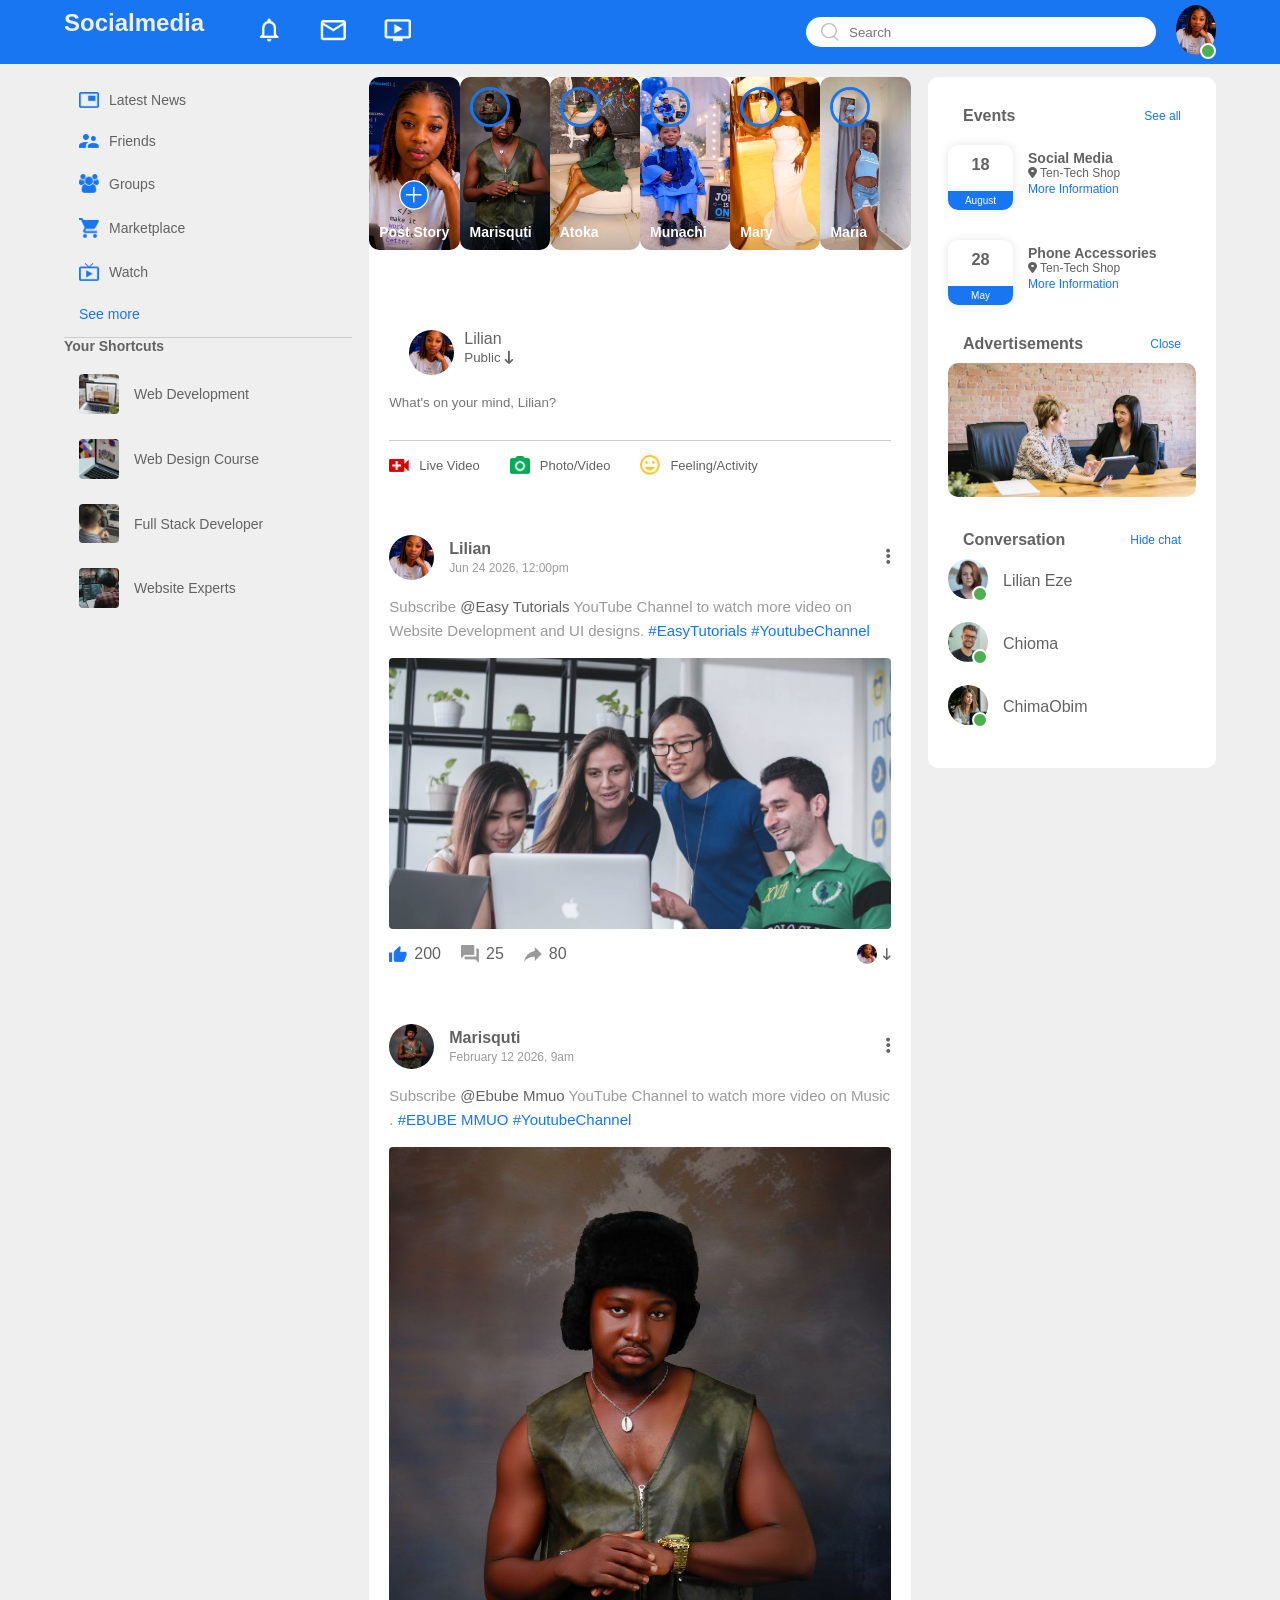
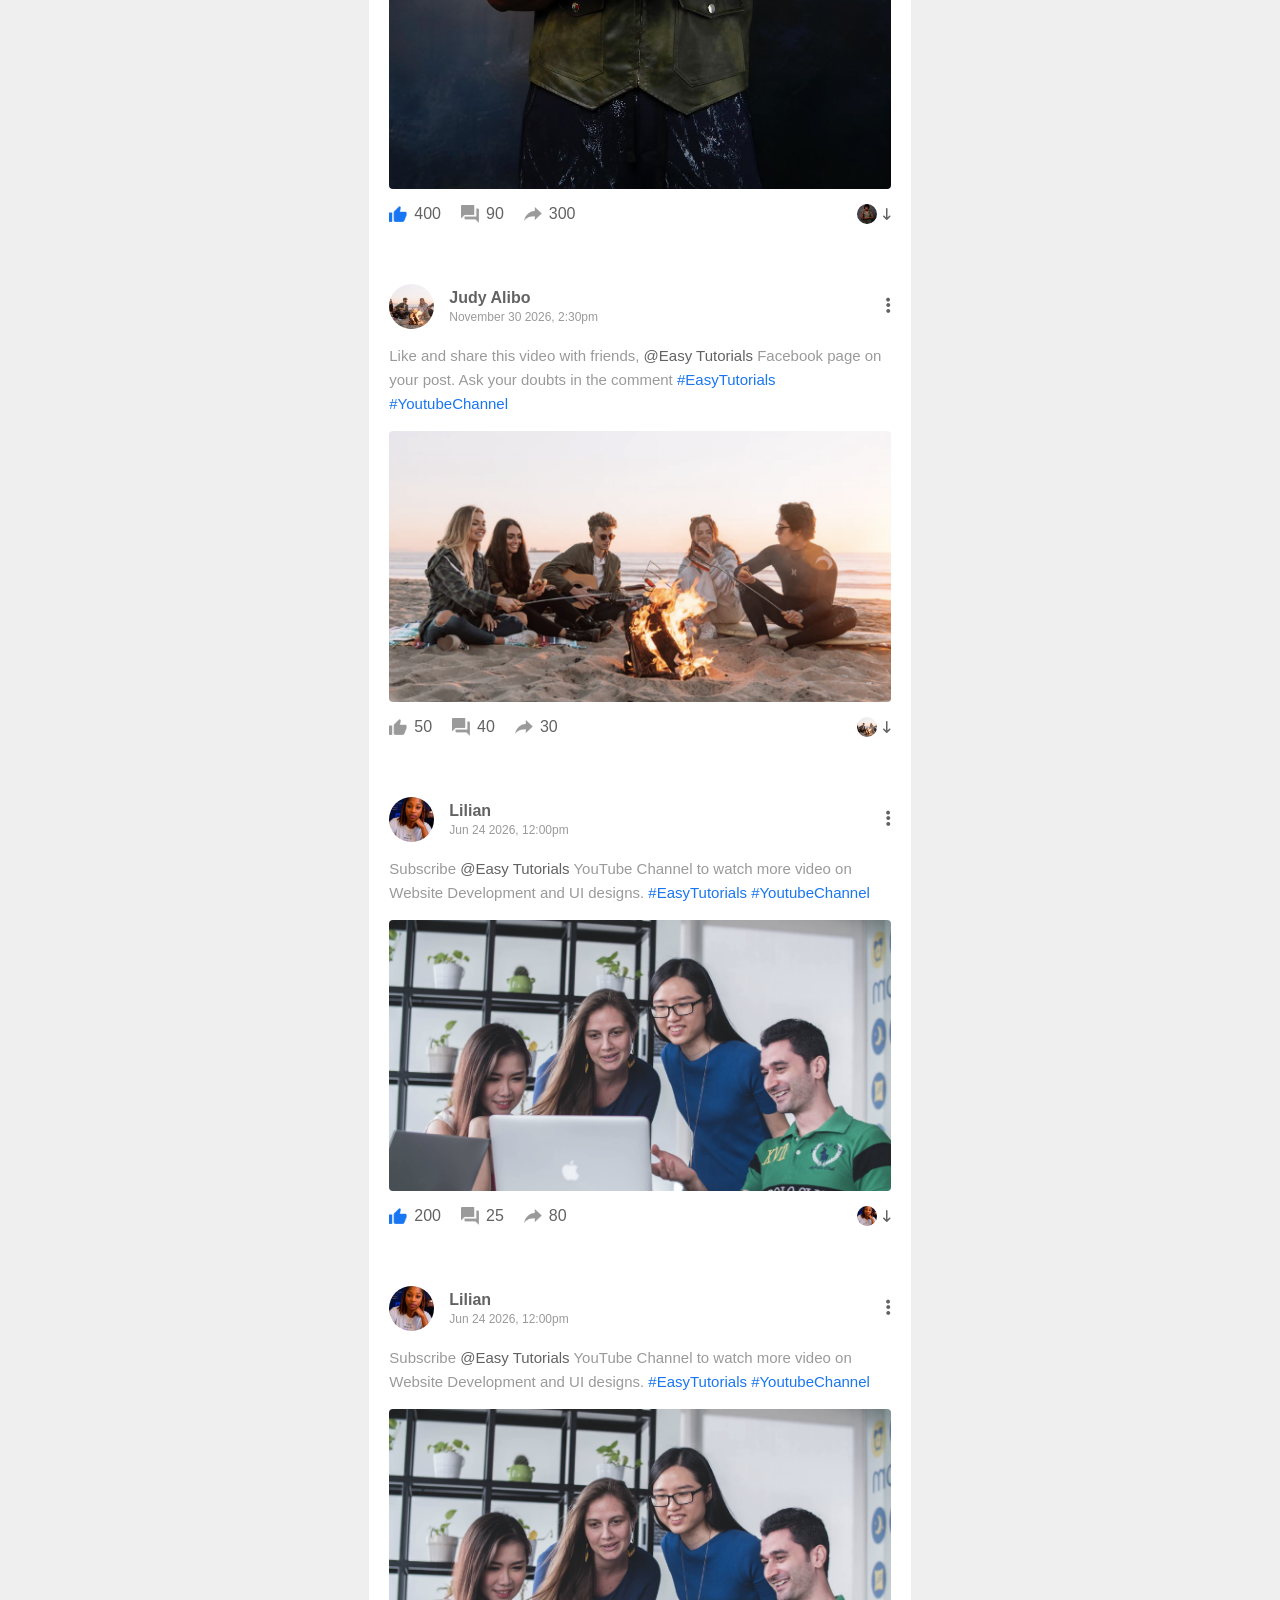
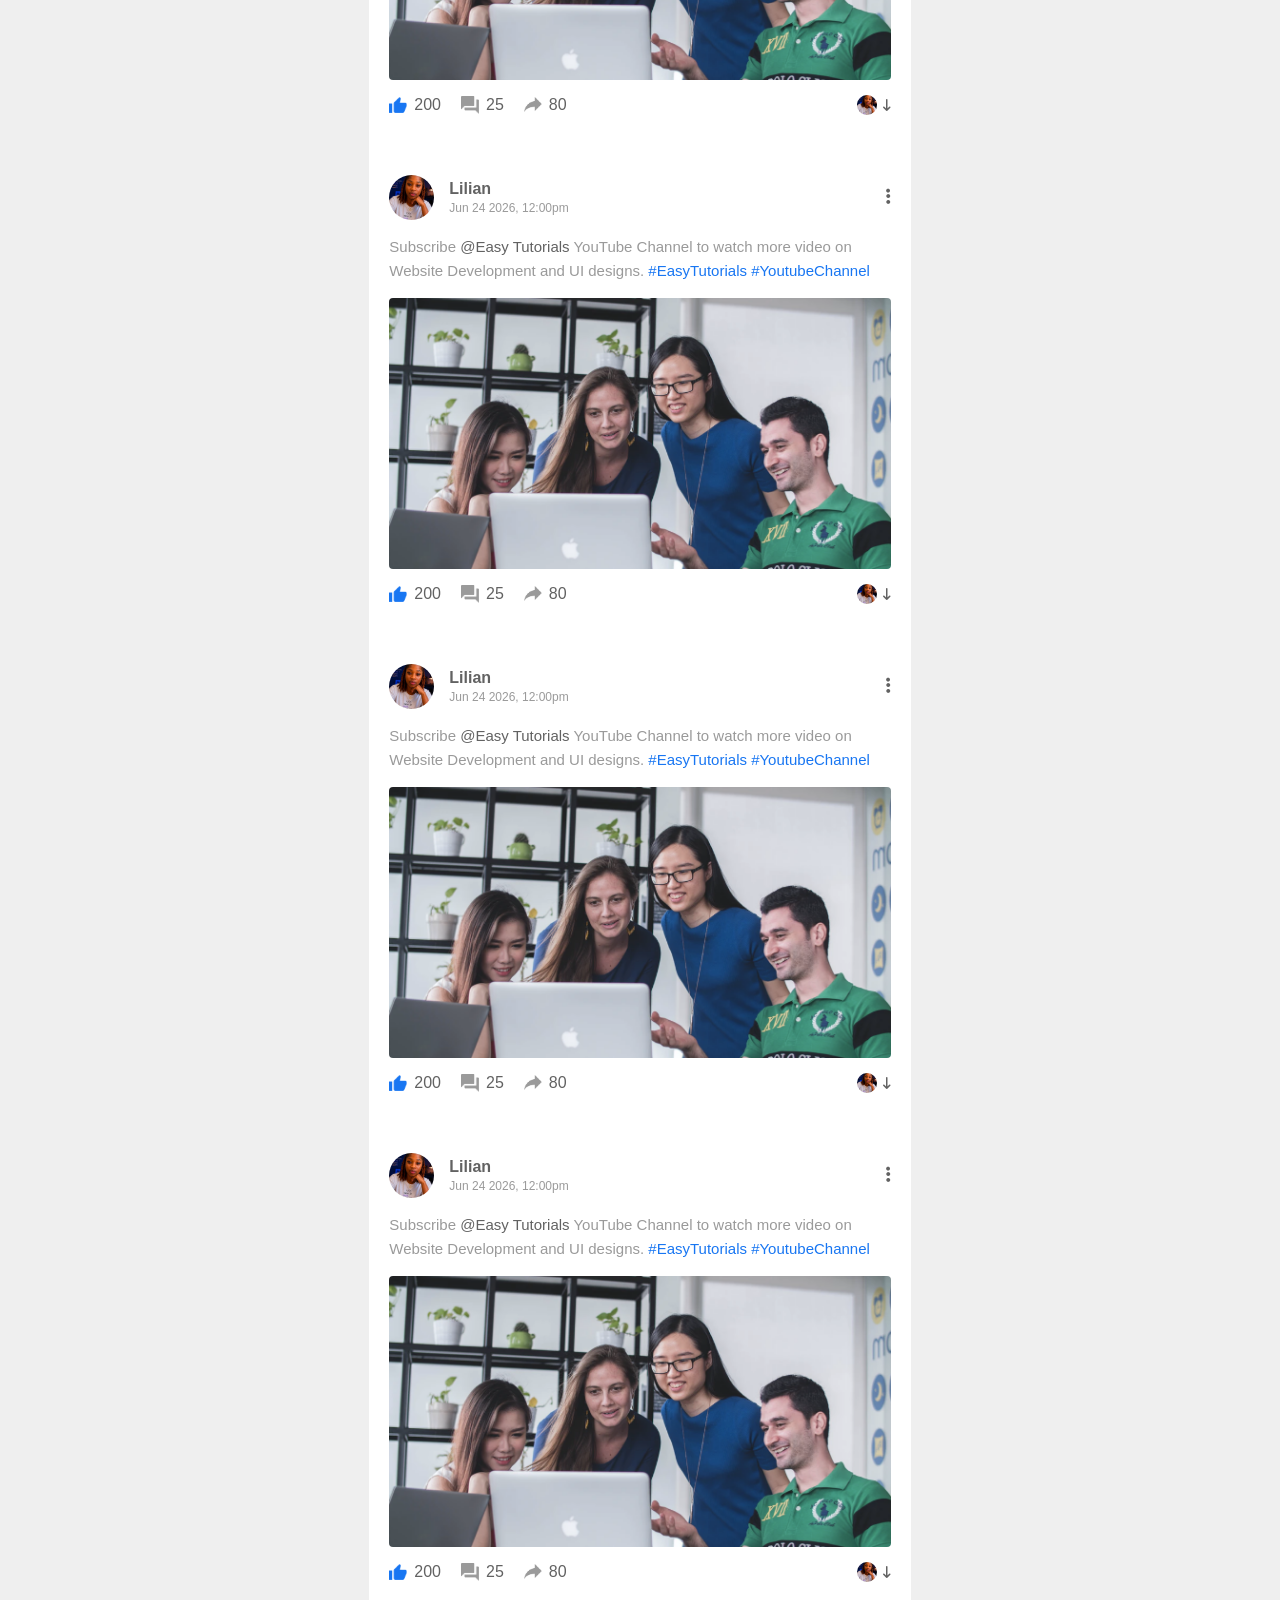
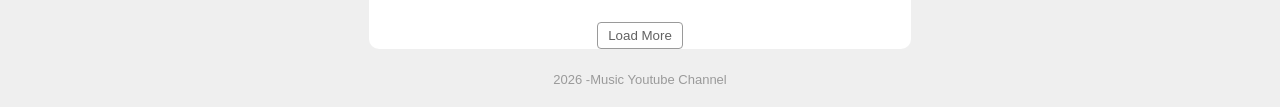
<file: index.html>
<!doctype html>
<html lang="en">
  <head>
    <meta charset="UTF-8" />
    <meta name="viewport" content="width=device-width, initial-scale=1.0" />

    <link rel="stylesheet" href="index.css" />

    <link
      rel="stylesheet"
      href="https://cdnjs.cloudflare.com/ajax/libs/font-awesome/6.7.2/css/all.min.css"
    />

    <title>Social Media</title>
  </head>

  <body>
    <!-- NAVBAR -->
    <nav>
      <div class="nav-right">
        <!-- <img src="image/logo.png" alt="Logo" class="logo" /> -->
         <a href="index.html">
          <h1 class="lolo">
            Socialmedia
          </h1>
          </a>
        <ul>
          <li>
            <img src="image/notification.png" alt="Notification" />
          </li>
          <li>
            <img src="image/inbox.png" alt="Inbox" />
          </li>
          <li>
            <img src="image/video.png" alt="Video" />
          </li>
        </ul>
      </div>

      <div class="nav-left">
        <div class="search-box">
          <img src="image/search.png" alt="Search" />
          <input type="text" placeholder="Search" />
        </div>

        <div class="nav-user-icon online" onclick="settingsMenuToggle()">
          <img src="image/profile.jpeg" alt="Profile" />
        </div>
      
      </div>
       <!-- setting menu -->
          <div class="settings-menu">
            <!-- dark -->
             <div id="dark-btn" >
               <span></span>
             </div>
            <div class="menu-inner">
            <div class="use-profile">
              <img src="image/profile.jpeg" alt="Profile" />

            <div>
              <p>Chioma</p>
              <a href="profile.html">See your profile</a>
              
            </div>
            

          </div>
          <hr>
          
            <div class="use-profile">
              <img src="image/feedback.png" alt="Profile" />
              
            <div>
              <p>Give Feedback</p>
              <a href="#">Help Us to improve the new design</a>
               
            </div>
            
            
          </div>
          <hr>
              <div class="settle-link2">
                <img src="image/setting.png" alt="" class="setting-5">
                <a href="#">Setting & Privacy  <img src="image/arrow.png" alt="" width="10px"></a>
              </div>
               <div class="settle-link2">
                <img src="image/help.png" alt="" class="setting-5">
                <a href="#">Help & Support  <img src="image/arrow.png" alt="" width="10px"></a>
              </div>
              <div class="settle-link2">
                <img src="image/display.png" alt="" class="setting-5">
                <a href="#">Display & Accessibility  <img src="image/arrow.png" alt="" width="10px"></a>
              </div>
               <div class="settle-link2">
                <img src="image/logout.png" alt="" class="setting-5">
                <a href="#">Logout <img src="image/arrow.png" alt="" width="10px"></a>
              </div>
          
          
          
        
        
            </div>
          </div>
    </nav>

    <!-- MAIN CONTAINER -->
    <div class="container">

      <!-- LEFT SIDEBAR -->
      <div class="left-sidebar">

        <div class="imp-link">
          <a href="#">
            <img src="image/news.png" alt="" />
            Latest News
          </a>

          <a href="#">
            <img src="image/friends.png" alt="" />
            Friends
          </a>

          <a href="#">
            <img src="image/group.png" alt="" />
            Groups
          </a>

          <a href="#">
            <img src="image/marketplace.png" alt="" />
            Marketplace
          </a>

          <a href="#">
            <img src="image/watch.png" alt="" />
            Watch
          </a>

          <a href="#">See more</a>
        </div>

        <div class="short-cut-link">
          <p>Your Shortcuts</p>

          <a href="#">
            <img src="image/shortcut-1.png" alt="" />
            Web Development
          </a>

          <a href="#">
            <img src="image/shortcut-2.png" alt="" />
            Web Design Course
          </a>

          <a href="#">
            <img src="image/shortcut-3.png" alt="" />
            Full Stack Developer
          </a>

          <a href="#">
            <img src="image/shortcut-4.png" alt="" />
            Website Experts
          </a>
        </div>
<!--  -->
      </div>

      <!-- MAIN CONTENT -->
      <div class="main-content">

        <!-- STORIES -->
        <div class="story">

          <div class="gallery gallery1">
            <img src="image/upload.png" alt="" />
            <p>Post Story</p>
          </div>

          <div class="gallery gallery2">
            <img src="image/Chima.jpeg" alt="" />
            <p>Marisquti</p>
          </div>

          <div class="gallery gallery3">
            <img src="image/chima1.jpeg" alt="" />
            <p>Atoka</p>
          </div>

          <div class="gallery gallery4">
            <img src="image/chima3.jpeg" alt="" />
            <p>Munachi</p>
          </div>

          <div class="gallery gallery5">
            <img src="image/chima2.jpeg" alt="" />
            <p>Mary</p>
          </div>

          <div class="gallery gallery6">
            <img src="image/Mary.jpeg" alt="" />
            <p>Maria</p>
          </div>

        </div>

        <!-- CREATE POST -->
        <div class="post-input-container">

          <div class="right-post-container">

            <div class="use-profile">
              <img src="image/profile.jpeg" alt="Profile" />
            </div>

            <div>
              <p>Lilian</p>
              <small>
                Public
                <i class="fa-solid fa-arrow-down-long"></i>
              </small>
            </div>

          </div>

          <textarea
            rows="3"
            placeholder="What's on your mind, Lilian?"
          ></textarea>

          <div class="add-post-link">

            <a href="#">
              <img src="image/live-video.png" alt="" />
              Live Video
            </a>

            <a href="#">
              <img src="image/photo.png" alt="" />
              Photo/Video
            </a>

            <a href="#">
              <img src="image/feeling.png" alt="" />
              Feeling/Activity
            </a>

          </div>
        </div>

        <!-- POST -->
        <div class="post-container">

          <!-- POST HEADER -->
          <div class="post-row">

            <div class="use-profile">
              <img src="image/profile.jpeg" alt="Profile" />
            </div>

            <div>
              <p>Lilian</p>
              <span>Jun 24 2026, 12:00pm</span>
            </div>

            <a href="#">
              <i class="fa-solid fa-ellipsis-vertical"></i>
            </a>

          </div>

          <!-- POST TEXT -->
          <p class="easy">
            Subscribe
            <span>@Easy Tutorials</span>
            YouTube Channel to watch more video on Website Development
            and UI designs.

            <a href="#">#EasyTutorials</a>
            <a href="#">#YoutubeChannel</a>
          </p>

          <!-- POST IMAGE -->
          <img
            src="image/feed-image-1.png"
            class="post-img"
            alt="Post"
          />

          <!-- POST ACTIONS -->
          <div class="post-row">

            <div class="act-icon">

              <div>
                <img src="image/like-blue.png" alt="" />
                200
              </div>

              <div>
                <img src="image/comments.png" alt="" />
                25
              </div>

              <div>
                <img src="image/share.png" alt="" />
                80
              </div>

            </div>

            <div class="post-profile-icon">
              <img src="image/profile.jpeg" alt="" />
              <i class="fa-solid fa-arrow-down-long"></i>
            </div>
            

          </div>

        </div>
        
<!-- lili -->
 <!-- POST -->
        <div class="post-container">

          <!-- POST HEADER -->
          <div class="post-row">

            <div class="use-profile">
              <img src="image/Chima.jpeg" alt="Profile" />
            </div>

            <div>
              <p>Marisquti</p>
              <span>February 12 2026, 9am</span>
            </div>

            <a href="#">
              <i class="fa-solid fa-ellipsis-vertical"></i>
            </a>

          </div>

          <!-- POST TEXT -->
          <p class="easy">
            Subscribe
            <span>@Ebube Mmuo</span>
            YouTube Channel to watch more video on Music .

            <a href="#">#EBUBE MMUO</a>
            <a href="#">#YoutubeChannel</a>
          </p>

          <!-- POST IMAGE -->
          <img
            src="image/Chima.jpeg"
            class="post-img"
            alt="Post"
          />

          <!-- POST ACTIONS -->
          <div class="post-row">

            <div class="act-icon">

              <div>
                <img src="image/like-blue.png" alt="" />
                400
              </div>

              <div>
                <img src="image/comments.png" alt="" />
                 90
              </div>

              <div>
                <img src="image/share.png" alt="" />
                300
              </div>

            </div>

            <div class="post-profile-icon">
              <img src="image/Chima.jpeg" alt="" />
              <i class="fa-solid fa-arrow-down-long"></i>
            </div>
            

          </div>

        </div>
        

         <!-- POST -->
        <div class="post-container">

          <!-- POST HEADER -->
          <div class="post-row">

            <div class="use-profile">
              <img src="image/feed-image-2.png" alt="Profile" />
            </div>

            <div>
              <p>Judy Alibo</p>
              <span>November 30 2026, 2:30pm</span>
            </div>

            <a href="#">
              <i class="fa-solid fa-ellipsis-vertical"></i>
            </a>

          </div>

          <!-- POST TEXT -->
          <p class="easy">
              Like and share this video with friends,
            <span>@Easy Tutorials</span>
            Facebook page on your post. Ask your doubts in the comment


            <a href="#">#EasyTutorials</a>
            <a href="#">#YoutubeChannel</a>
          </p>

          <!-- POST IMAGE -->
          <img
            src="image/feed-image-2.png"
            class="post-img"
            alt="Post"
          />

          <!-- POST ACTIONS -->
          <div class="post-row">

            <div class="act-icon">

              <div>
                <img src="image/like.png" alt="" />
                50
              </div>

              <div>
                <img src="image/comments.png" alt="" />
                40
              </div>

              <div>
                <img src="image/share.png" alt="" />
                30
              </div>

            </div>

            <div class="post-profile-icon">
              <img src="image/feed-image-2.png" alt="" />
              <i class="fa-solid fa-arrow-down-long"></i>
            </div>
            

          </div>

        </div>
        

        <!-- POST -->
        <div class="post-container">

          <!-- POST HEADER -->
          <div class="post-row">

            <div class="use-profile">
              <img src="image/profile.jpeg" alt="Profile" />
            </div>

            <div>
              <p>Lilian</p>
              <span>Jun 24 2026, 12:00pm</span>
            </div>

            <a href="#">
              <i class="fa-solid fa-ellipsis-vertical"></i>
            </a>

          </div>

          <!-- POST TEXT -->
          <p class="easy">
            Subscribe
            <span>@Easy Tutorials</span>
            YouTube Channel to watch more video on Website Development
            and UI designs.

            <a href="#">#EasyTutorials</a>
            <a href="#">#YoutubeChannel</a>
          </p>

          <!-- POST IMAGE -->
          <img
            src="image/feed-image-1.png"
            class="post-img"
            alt="Post"
          />

          <!-- POST ACTIONS -->
          <div class="post-row">

            <div class="act-icon">

              <div>
                <img src="image/like-blue.png" alt="" />
                200
              </div>

              <div>
                <img src="image/comments.png" alt="" />
                25
              </div>

              <div>
                <img src="image/share.png" alt="" />
                80
              </div>

            </div>

            <div class="post-profile-icon">
              <img src="image/profile.jpeg" alt="" />
              <i class="fa-solid fa-arrow-down-long"></i>
            </div>
            

          </div>

        </div>
        

       <!-- POST -->
        <div class="post-container">

          <!-- POST HEADER -->
          <div class="post-row">

            <div class="use-profile">
              <img src="image/profile.jpeg" alt="Profile" />
            </div>

            <div>
              <p>Lilian</p>
              <span>Jun 24 2026, 12:00pm</span>
            </div>

            <a href="#">
              <i class="fa-solid fa-ellipsis-vertical"></i>
            </a>

          </div>

          <!-- POST TEXT -->
          <p class="easy">
            Subscribe
            <span>@Easy Tutorials</span>
            YouTube Channel to watch more video on Website Development
            and UI designs.

            <a href="#">#EasyTutorials</a>
            <a href="#">#YoutubeChannel</a>
          </p>

          <!-- POST IMAGE -->
          <img
            src="image/feed-image-1.png"
            class="post-img"
            alt="Post"
          />

          <!-- POST ACTIONS -->
          <div class="post-row">

            <div class="act-icon">

              <div>
                <img src="image/like-blue.png" alt="" />
                200
              </div>

              <div>
                <img src="image/comments.png" alt="" />
                25
              </div>

              <div>
                <img src="image/share.png" alt="" />
                80
              </div>

            </div>

            <div class="post-profile-icon">
              <img src="image/profile.jpeg" alt="" />
              <i class="fa-solid fa-arrow-down-long"></i>
            </div>
            

          </div>

        </div>
        

       <!-- POST -->
        <div class="post-container">

          <!-- POST HEADER -->
          <div class="post-row">

            <div class="use-profile">
              <img src="image/profile.jpeg" alt="Profile" />
            </div>

            <div>
              <p>Lilian</p>
              <span>Jun 24 2026, 12:00pm</span>
            </div>

            <a href="#">
              <i class="fa-solid fa-ellipsis-vertical"></i>
            </a>

          </div>

          <!-- POST TEXT -->
          <p class="easy">
            Subscribe
            <span>@Easy Tutorials</span>
            YouTube Channel to watch more video on Website Development
            and UI designs.

            <a href="#">#EasyTutorials</a>
            <a href="#">#YoutubeChannel</a>
          </p>

          <!-- POST IMAGE -->
          <img
            src="image/feed-image-1.png"
            class="post-img"
            alt="Post"
          />

          <!-- POST ACTIONS -->
          <div class="post-row">

            <div class="act-icon">

              <div>
                <img src="image/like-blue.png" alt="" />
                200
              </div>

              <div>
                <img src="image/comments.png" alt="" />
                25
              </div>

              <div>
                <img src="image/share.png" alt="" />
                80
              </div>

            </div>

            <div class="post-profile-icon">
              <img src="image/profile.jpeg" alt="" />
              <i class="fa-solid fa-arrow-down-long"></i>
            </div>
            

          </div>

        </div>
         
         
        <!-- POST -->
        <div class="post-container">

          <!-- POST HEADER -->
          <div class="post-row">

            <div class="use-profile">
              <img src="image/profile.jpeg" alt="Profile" />
            </div>

            <div>
              <p>Lilian</p>
              <span>Jun 24 2026, 12:00pm</span>
            </div>

            <a href="#">
              <i class="fa-solid fa-ellipsis-vertical"></i>
            </a>

          </div>

          <!-- POST TEXT -->
          <p class="easy">
            Subscribe
            <span>@Easy Tutorials</span>
            YouTube Channel to watch more video on Website Development
            and UI designs.

            <a href="#">#EasyTutorials</a>
            <a href="#">#YoutubeChannel</a>
          </p>

          <!-- POST IMAGE -->
          <img
            src="image/feed-image-1.png"
            class="post-img"
            alt="Post"
          />

          <!-- POST ACTIONS -->
          <div class="post-row">

            <div class="act-icon">

              <div>
                <img src="image/like-blue.png" alt="" />
                200
              </div>

              <div>
                <img src="image/comments.png" alt="" />
                25
              </div>

              <div>
                <img src="image/share.png" alt="" />
                80
              </div>

            </div>

            <div class="post-profile-icon">
              <img src="image/profile.jpeg" alt="" />
              <i class="fa-solid fa-arrow-down-long"></i>
            </div>
            

          </div>

        </div>
         <!-- POST -->
        <div class="post-container">

          <!-- POST HEADER -->
          <div class="post-row">

            <div class="use-profile">
              <img src="image/profile.jpeg" alt="Profile" />
            </div>

            <div>
              <p>Lilian</p>
              <span>Jun 24 2026, 12:00pm</span>
            </div>

            <a href="#">
              <i class="fa-solid fa-ellipsis-vertical"></i>
            </a>

          </div>

          <!-- POST TEXT -->
          <p class="easy">
            Subscribe
            <span>@Easy Tutorials</span>
            YouTube Channel to watch more video on Website Development
            and UI designs.

            <a href="#">#EasyTutorials</a>
            <a href="#">#YoutubeChannel</a>
          </p>

          <!-- POST IMAGE -->
          <img
            src="image/feed-image-1.png"
            class="post-img"
            alt="Post"
          />

          <!-- POST ACTIONS -->
          <div class="post-row">

            <div class="act-icon">

              <div>
                <img src="image/like-blue.png" alt="" />
                200
              </div>

              <div>
                <img src="image/comments.png" alt="" />
                25
              </div>

              <div>
                <img src="image/share.png" alt="" />
                80
              </div>

            </div>

            <div class="post-profile-icon">
              <img src="image/profile.jpeg" alt="" />
              <i class="fa-solid fa-arrow-down-long"></i>
            </div>
            

          </div>

        </div>
        



          <!--button  -->
          <button type="buttton" class="load">Load More</button>


        </div>

      
        
      
      

      <!-- RIGHT SIDEBAR -->
      <div class="right-sidebar">

        <!-- EVENTS -->
        <div class="side-title">
          <h4>Events</h4>
          <a href="#">See all</a>
        </div>

        <div class="event">

          <div class="left-event">
            <h3>18</h3>
            <span>August</span>
          </div>

          <div class="right-event">
            <h4>Social Media</h4>

            <p>
              <i class="fa-solid fa-location-dot"></i>
              Ten-Tech Shop
            </p>

            <a href="#">More Information</a>
          </div>

        </div>

        <div class="event">

          <div class="left-event">
            <h3>28</h3>
            <span>May</span>
          </div>

          <div class="right-event">
            <h4>Phone Accessories</h4>

            <p>
              <i class="fa-solid fa-location-dot"></i>
              Ten-Tech Shop
            </p>

            <a href="#">More Information</a>
          </div>

        </div>

        <!-- ADVERTISEMENT -->
        <div class="side-title">
          <h4>Advertisements</h4>
          <a href="#">Close</a>
        </div>

        <img
          src="image/advertisement.png"
          alt="Advertisement"
          class="ads"
        />

        <!-- CONVERSATION -->
        <div class="side-title">
          <h4>Conversation</h4>
          <a href="#">Hide chat</a>
        </div>

        <div class="online-list">
          <div class="online">
            <img src="image/member-1.png" alt="" />
          </div>
          <p>Lilian Eze</p>
        </div>

        <div class="online-list">
          <div class="online">
            <img src="image/member-2.png" alt="" />
          </div>
          <p>Chioma</p>
        </div>

        <div class="online-list">
          <div class="online">
            <img src="image/member-3.png" alt="" />
          </div>
          <p>ChimaObim</p>
        </div>

      </div>

    </div>
    <div class="footer">
      <p> 2026 -Music Youtube Channel</p>
    </div>
 <script src="script.js"></script>
  </body>
</html>
</file>
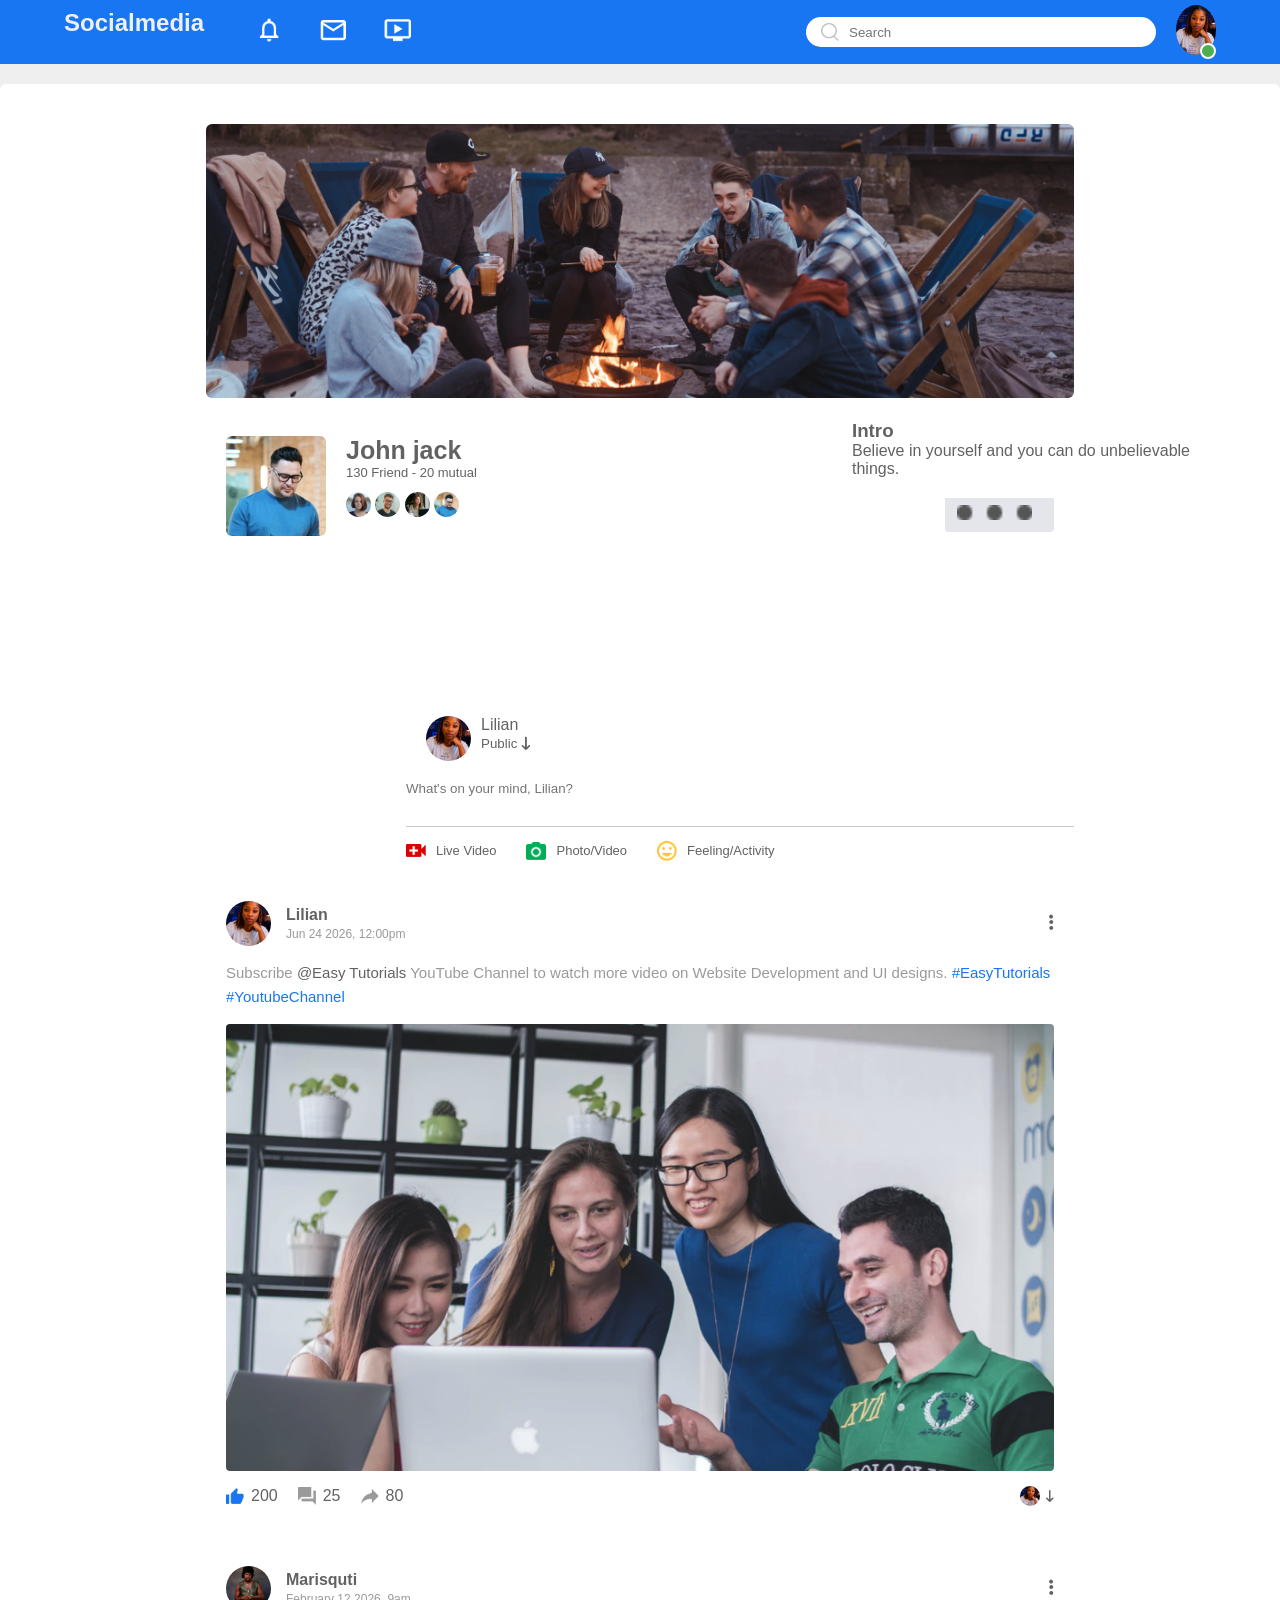
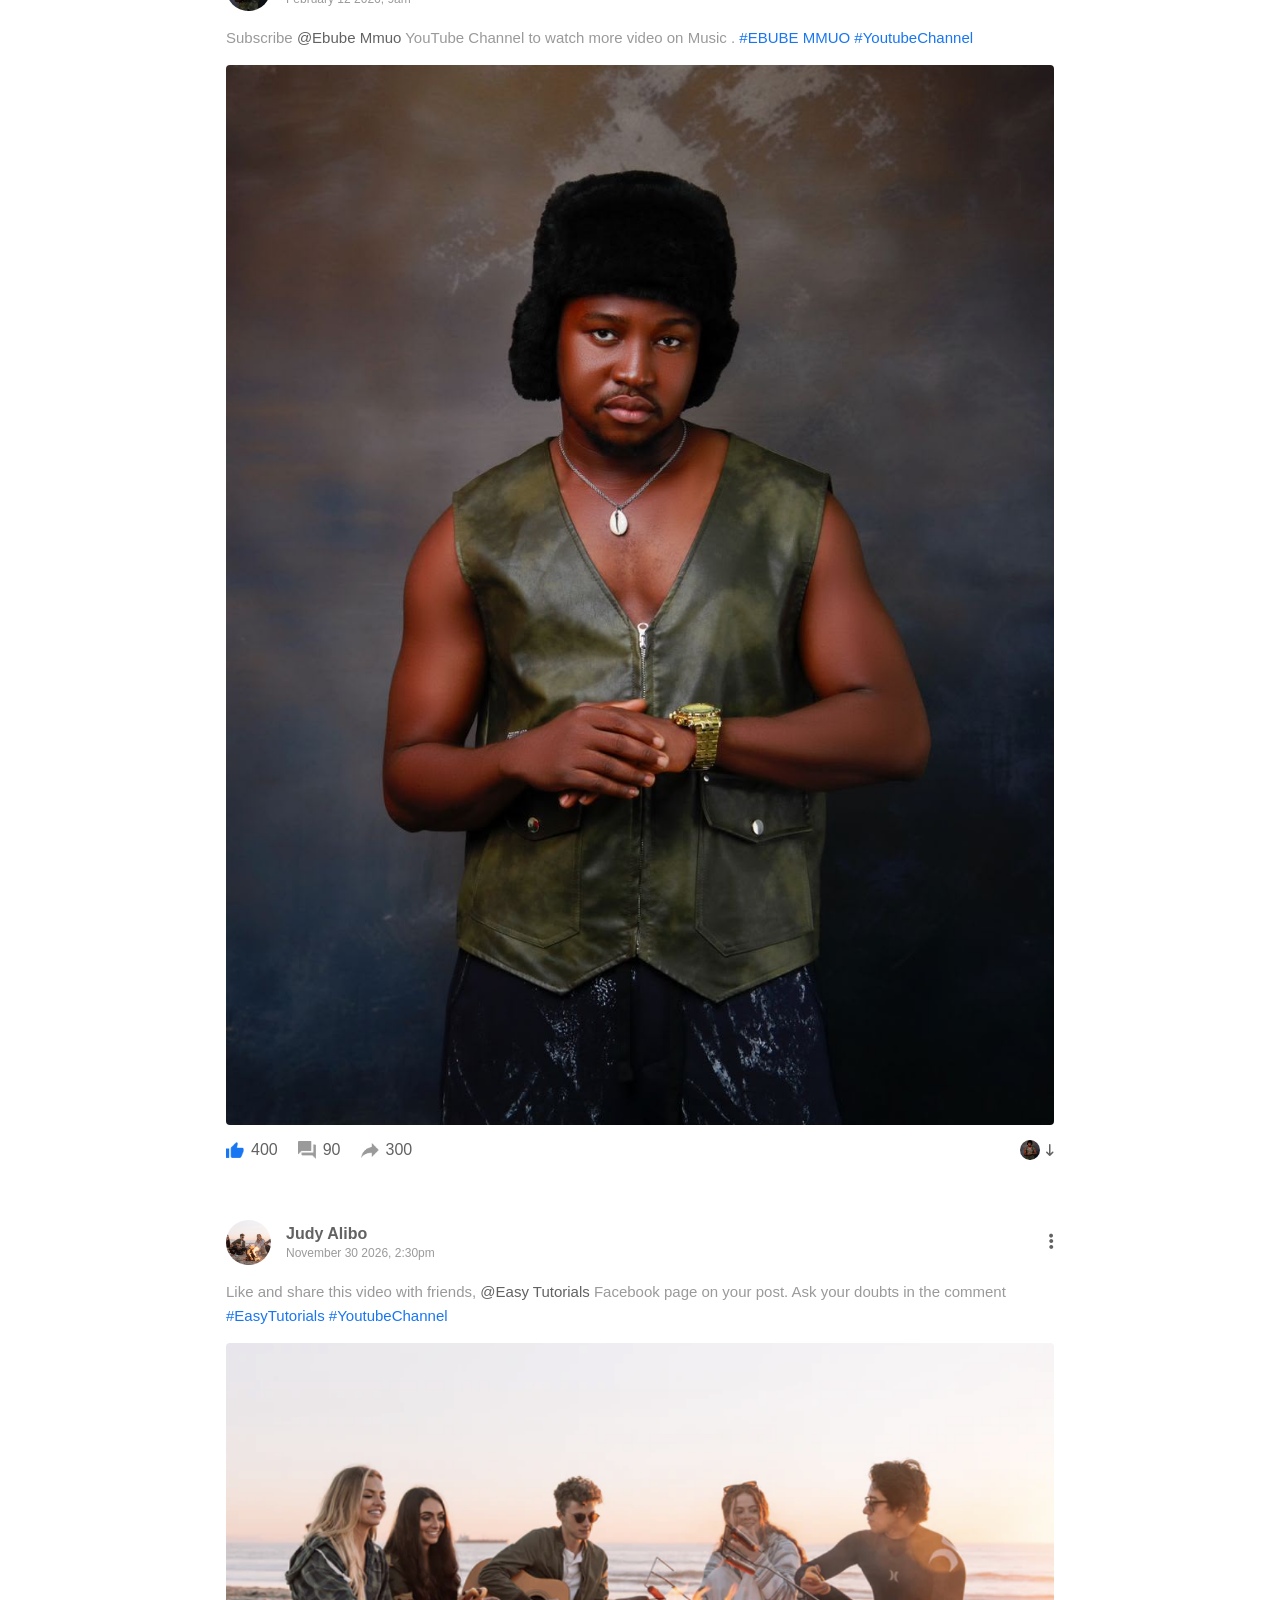
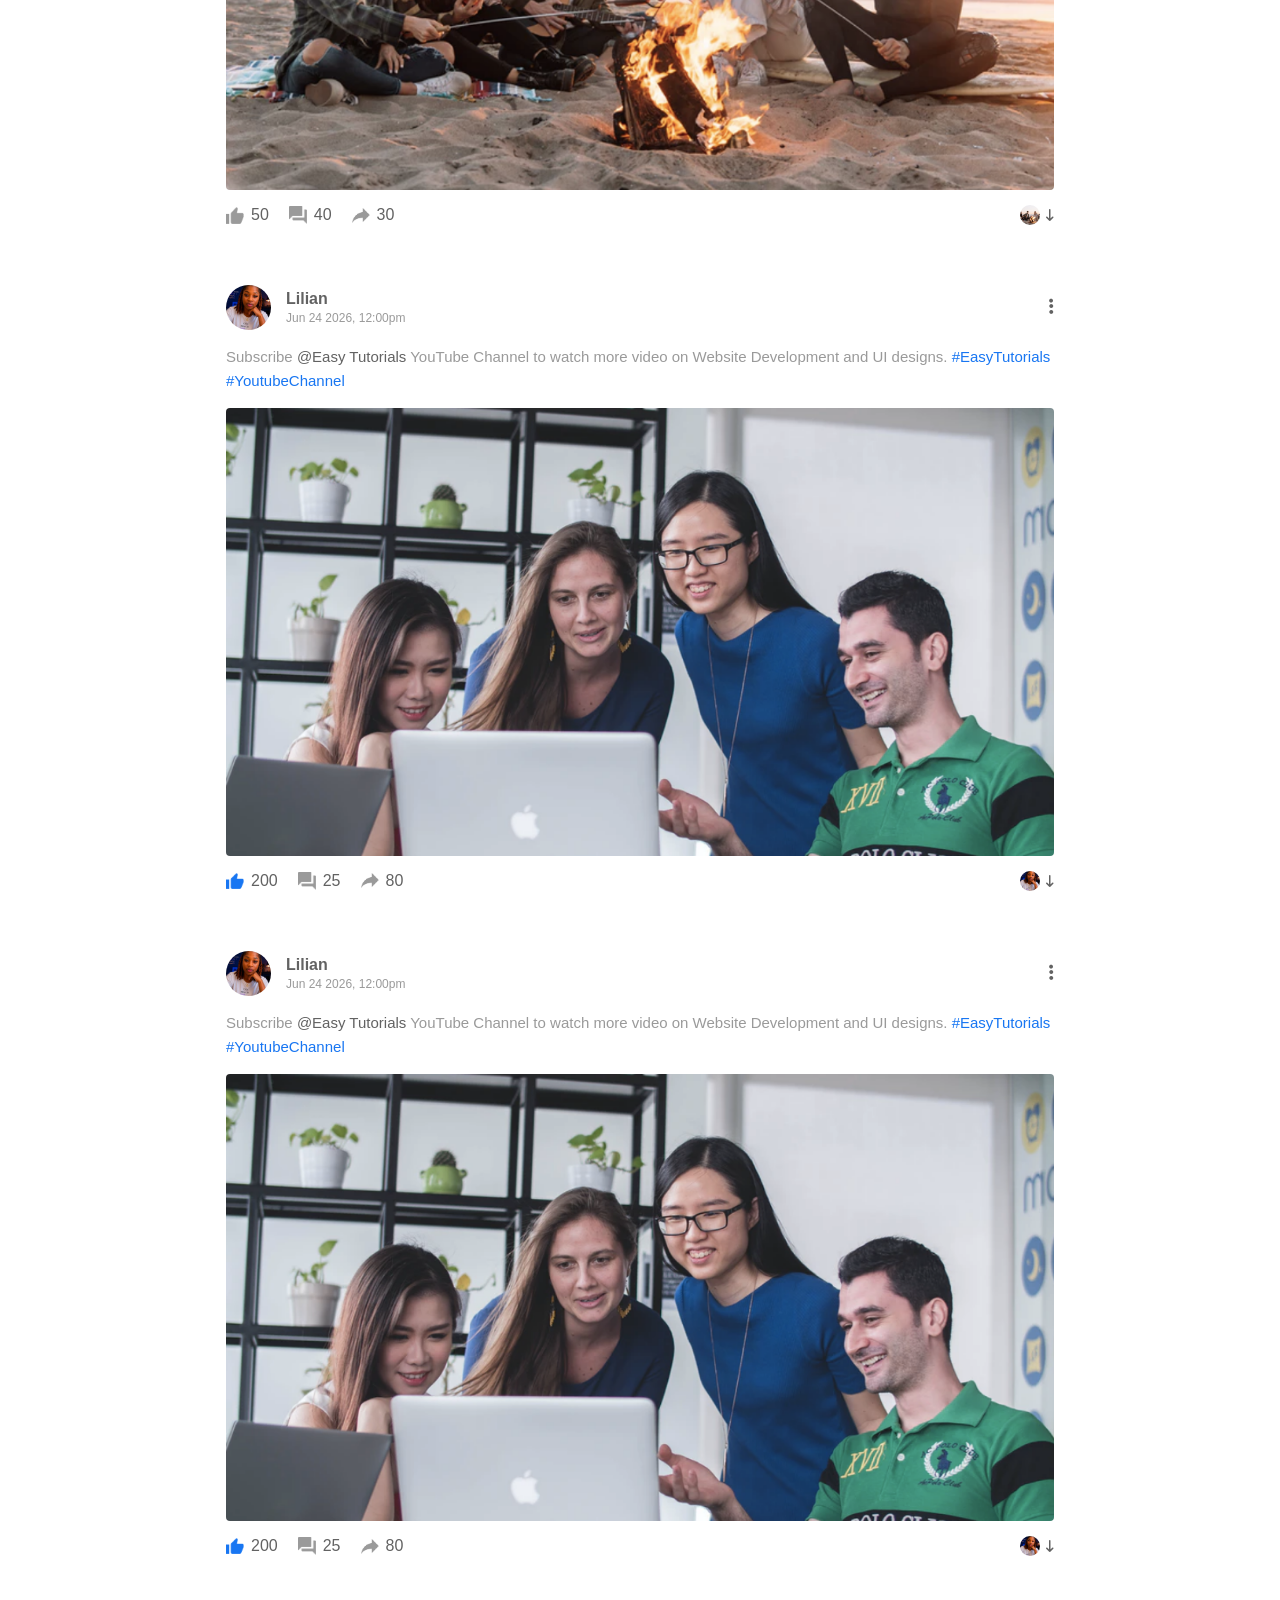
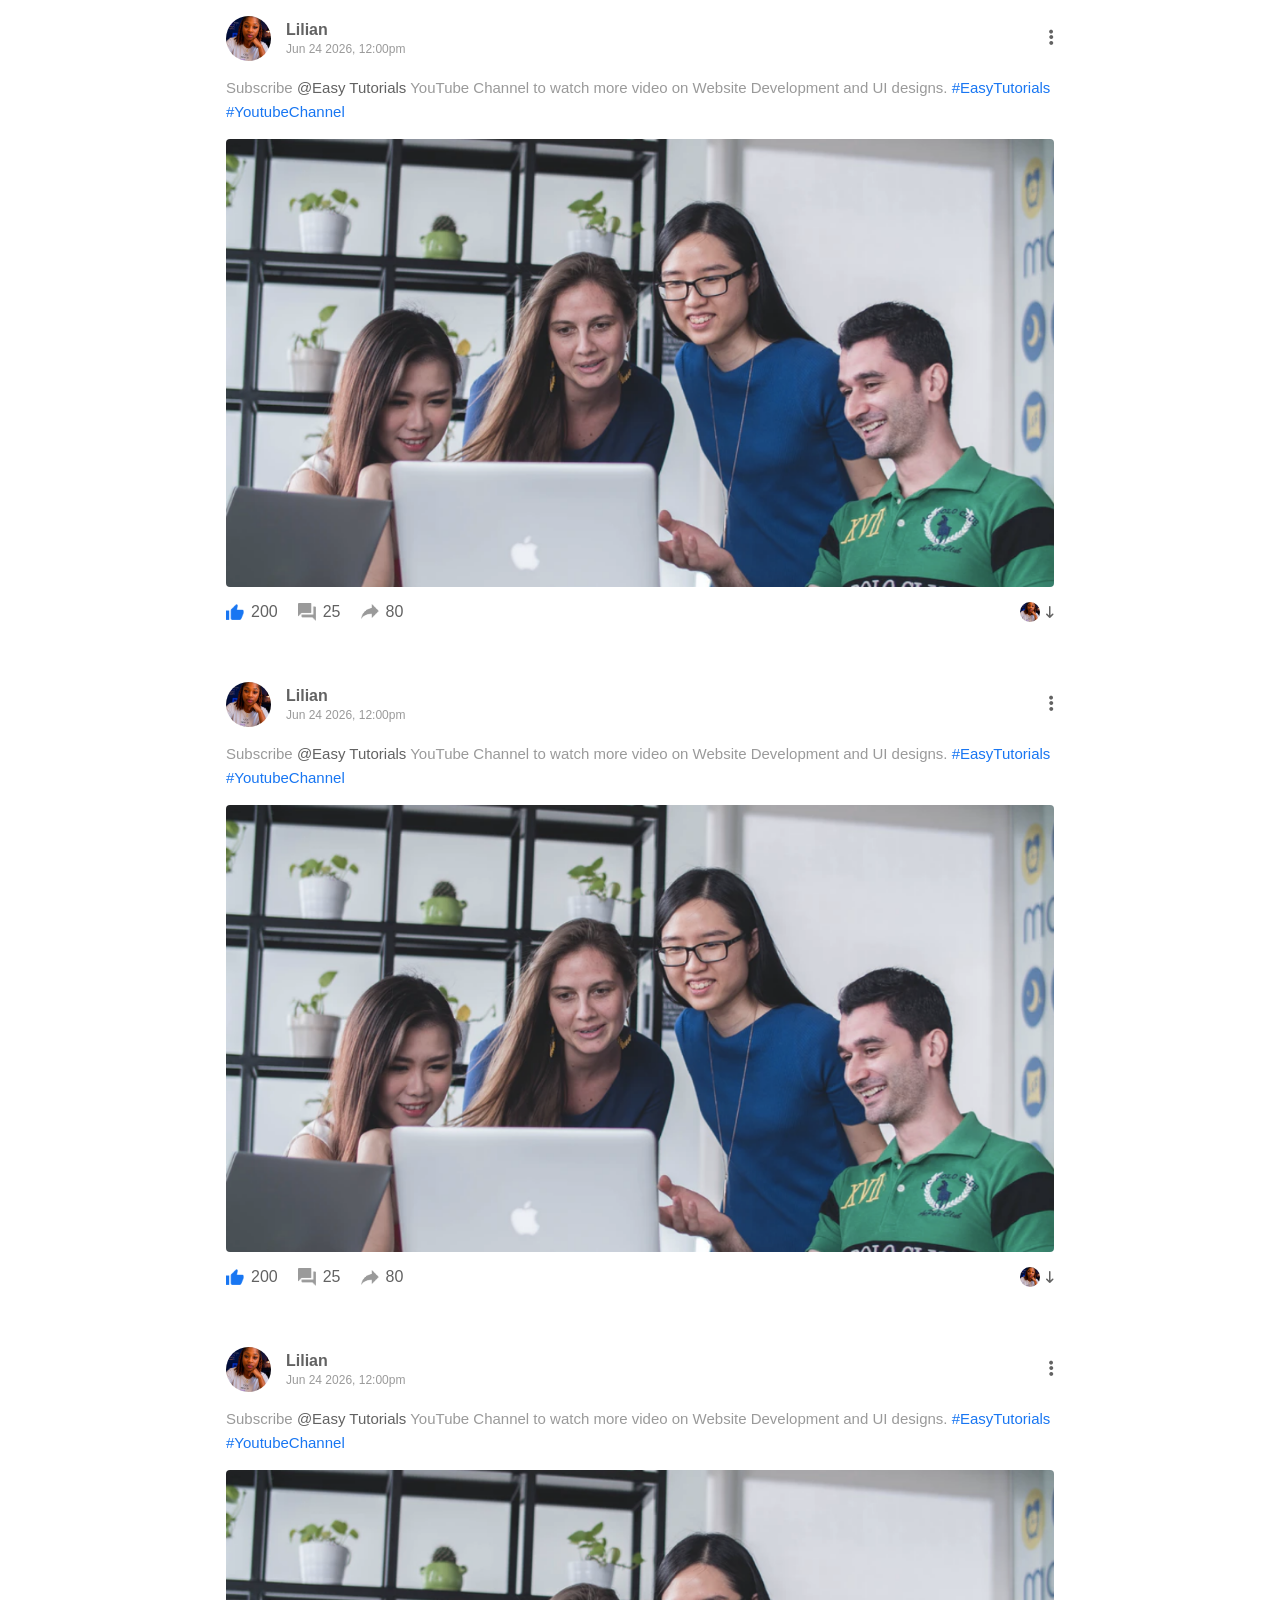
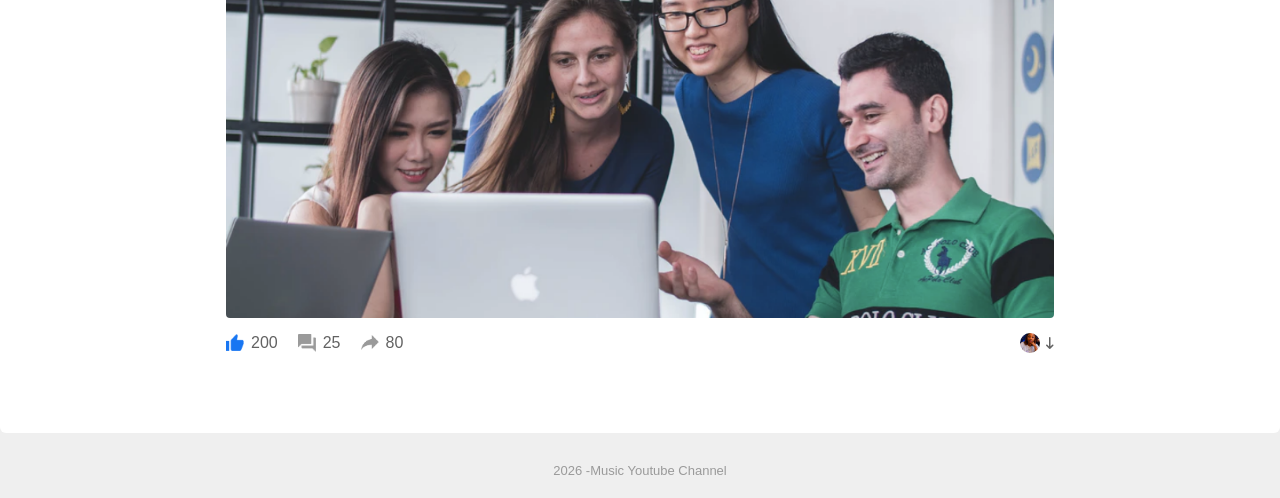
<file: profile.html>
<!doctype html>
<html lang="en">
  <head>
    <meta charset="UTF-8" />
    <meta name="viewport" content="width=device-width, initial-scale=1.0" />

    <link rel="stylesheet" href="index.css" />

    <link
      rel="stylesheet"
      href="https://cdnjs.cloudflare.com/ajax/libs/font-awesome/6.7.2/css/all.min.css"
    />

    <title>Profile page - socialmedia </title>
  </head>

  <body>
    <!-- NAVBAR -->
    <nav>
      <div class="nav-right">
        <!-- <img src="image/logo.png" alt="Logo" class="logo" /> -->
         <a href="index.html">
          <h1>
            Socialmedia
          </h1>
          </a>
        <ul>
          <li>
            <img src="image/notification.png" alt="Notification" />
          </li>
          <li>
            <img src="image/inbox.png" alt="Inbox" />
          </li>
          <li>
            <img src="image/video.png" alt="Video" />
          </li>
        </ul>
      </div>

      <div class="nav-left">
        <div class="search-box">
          <img src="image/search.png" alt="Search" />
          <input type="text" placeholder="Search" />
        </div>

        <div class="nav-user-icon online" onclick="settingsMenuToggle()">
          <img src="image/profile.jpeg" alt="Profile" />
        </div>
      
      </div>
       <!-- setting menu -->
          <div class="settings-menu">
            <!-- dark -->
             <div id="dark-btn" >
               <span></span>
             </div>
            <div class="menu-inner">
            <div class="use-profile">
              <img src="image/profile.jpeg" alt="Profile" />

            <div>
              <p>Chioma</p>
              <a href="profile.html">See your profile</a>
              
            </div>
            

          </div>
          <hr>
          
            <div class="use-profile">
              <img src="image/feedback.png" alt="Profile" />
              
            <div>
              <p>Give Feedback</p>
              <a href="#">Help Us to improve the new design</a>
               
            </div>
            
            
          </div>
          <hr>
              <div class="settle-link2">
                <img src="image/setting.png" alt="" class="setting-5">
                <a href="#">Setting & Privacy  <img src="image/arrow.png" alt="" width="10px"></a>
              </div>
               <div class="settle-link2">
                <img src="image/help.png" alt="" class="setting-5">
                <a href="#">Help & Support  <img src="image/arrow.png" alt="" width="10px"></a>
              </div>
              <div class="settle-link2">
                <img src="image/display.png" alt="" class="setting-5">
                <a href="#">Display & Accessibility  <img src="image/arrow.png" alt="" width="10px"></a>
              </div>
               <div class="settle-link2">
                <img src="image/logout.png" alt="" class="setting-5">
                <a href="#">Logout <img src="image/arrow.png" alt="" width="10px"></a>
              </div>
          
          
          
        
        
            </div>
          </div>
    </nav>
         <!-- profile page -->
          <div class="post-input-container">
          <div class="profile-container">
            <img src="image/cover.png" alt="" class="cove-img">
            <div class="profile-details">
                <div class="profile-detail-left">
                   <div class="profile-row">
                    <img src="image/profile.png" alt="" class="pd-img">
                   <div>
                   <h3>John jack</h3>
                   <p>130 Friend - 20 mutual</p>
                   <img src="image/member-1.png" alt="">
                   <img src="image/member-2.png" alt="">
                   <img src="image/member-3.png" alt="">
                   <img src="image/member-4.png" alt="">
                   
                   </div>
                   </div>
                </div>
                <div class="profile-detail-right">
                     <button type="button"><img src="image/add-friends.png" alt="">Friends</button>
                     <button type="button"><img src="image/message.png" alt="">Message</button>
                     <br>
                     <a href=""><img src="image/more.png" alt=""></a>
                </div>
            </div>

            <div class="profile-infor">

    <!-- POSTS -->
    <div class="post-col">

        <div class="post-input-container">
            <!-- post input -->
        </div>

        <div class="post-container">
            <!-- posts -->
        </div>

    </div>

</div>

<!-- INTRO OUTSIDE POST BOX -->
<div class="infor-col">
    <div class="profile-intro1">
        <h3>Intro</h3>
        <p>
            Believe in yourself and you can
            do unbelievable things.
        </p>
    </div>
</div>
     <div class="post-col">
    <div class="right-post-container">

            <div class="use-profile">
              <img src="image/profile.jpeg" alt="Profile" />
            </div>

            <div>
              <p>Lilian</p>
              <small>
                Public
                <i class="fa-solid fa-arrow-down-long"></i>
              </small>
            </div>

          </div>

          <textarea
            rows="3"
            placeholder="What's on your mind, Lilian?"
          ></textarea>

          <div class="add-post-link">

            <a href="#">
              <img src="image/live-video.png" alt="" />
              Live Video
            </a>

            <a href="#">
              <img src="image/photo.png" alt="" />
              Photo/Video
            </a>

            <a href="#">
              <img src="image/feeling.png" alt="" />
              Feeling/Activity
            </a>

          </div>
        </div>
             <!-- iiiop -->
                <!-- CREATE POST -->
       
        <!-- POST -->
        <div class="post-container">

          <!-- POST HEADER -->
          <div class="post-row">

            <div class="use-profile">
              <img src="image/profile.jpeg" alt="Profile" />
            </div>

            <div>
              <p>Lilian</p>
              <span>Jun 24 2026, 12:00pm</span>
            </div>

            <a href="#">
              <i class="fa-solid fa-ellipsis-vertical"></i>
            </a>

          </div>

          <!-- POST TEXT -->
          <p class="easy">
            Subscribe
            <span>@Easy Tutorials</span>
            YouTube Channel to watch more video on Website Development
            and UI designs.

            <a href="#">#EasyTutorials</a>
            <a href="#">#YoutubeChannel</a>
          </p>

          <!-- POST IMAGE -->
          <img
            src="image/feed-image-1.png"
            class="post-img"
            alt="Post"
          />

          <!-- POST ACTIONS -->
          <div class="post-row">

            <div class="act-icon">

              <div>
                <img src="image/like-blue.png" alt="" />
                200
              </div>

              <div>
                <img src="image/comments.png" alt="" />
                25
              </div>

              <div>
                <img src="image/share.png" alt="" />
                80
              </div>

            </div>

            <div class="post-profile-icon">
              <img src="image/profile.jpeg" alt="" />
              <i class="fa-solid fa-arrow-down-long"></i>
            </div>
            

          </div>

        </div>
        
<!-- lili -->
 <!-- POST -->
        <div class="post-container">

          <!-- POST HEADER -->
          <div class="post-row">

            <div class="use-profile">
              <img src="image/Chima.jpeg" alt="Profile" />
            </div>

            <div>
              <p>Marisquti</p>
              <span>February 12 2026, 9am</span>
            </div>

            <a href="#">
              <i class="fa-solid fa-ellipsis-vertical"></i>
            </a>

          </div>

          <!-- POST TEXT -->
          <p class="easy">
            Subscribe
            <span>@Ebube Mmuo</span>
            YouTube Channel to watch more video on Music .

            <a href="#">#EBUBE MMUO</a>
            <a href="#">#YoutubeChannel</a>
          </p>

          <!-- POST IMAGE -->
          <img
            src="image/Chima.jpeg"
            class="post-img"
            alt="Post"
          />

          <!-- POST ACTIONS -->
          <div class="post-row">

            <div class="act-icon">

              <div>
                <img src="image/like-blue.png" alt="" />
                400
              </div>

              <div>
                <img src="image/comments.png" alt="" />
                 90
              </div>

              <div>
                <img src="image/share.png" alt="" />
                300
              </div>

            </div>

            <div class="post-profile-icon">
              <img src="image/Chima.jpeg" alt="" />
              <i class="fa-solid fa-arrow-down-long"></i>
            </div>
            

          </div>

        </div>
        

         <!-- POST -->
        <div class="post-container">

          <!-- POST HEADER -->
          <div class="post-row">

            <div class="use-profile">
              <img src="image/feed-image-2.png" alt="Profile" />
            </div>

            <div>
              <p>Judy Alibo</p>
              <span>November 30 2026, 2:30pm</span>
            </div>

            <a href="#">
              <i class="fa-solid fa-ellipsis-vertical"></i>
            </a>

          </div>

          <!-- POST TEXT -->
          <p class="easy">
              Like and share this video with friends,
            <span>@Easy Tutorials</span>
            Facebook page on your post. Ask your doubts in the comment


            <a href="#">#EasyTutorials</a>
            <a href="#">#YoutubeChannel</a>
          </p>

          <!-- POST IMAGE -->
          <img
            src="image/feed-image-2.png"
            class="post-img"
            alt="Post"
          />

          <!-- POST ACTIONS -->
          <div class="post-row">

            <div class="act-icon">

              <div>
                <img src="image/like.png" alt="" />
                50
              </div>

              <div>
                <img src="image/comments.png" alt="" />
                40
              </div>

              <div>
                <img src="image/share.png" alt="" />
                30
              </div>

            </div>

            <div class="post-profile-icon">
              <img src="image/feed-image-2.png" alt="" />
              <i class="fa-solid fa-arrow-down-long"></i>
            </div>
            

          </div>

        </div>
        

        <!-- POST -->
        <div class="post-container">

          <!-- POST HEADER -->
          <div class="post-row">

            <div class="use-profile">
              <img src="image/profile.jpeg" alt="Profile" />
            </div>

            <div>
              <p>Lilian</p>
              <span>Jun 24 2026, 12:00pm</span>
            </div>

            <a href="#">
              <i class="fa-solid fa-ellipsis-vertical"></i>
            </a>

          </div>

          <!-- POST TEXT -->
          <p class="easy">
            Subscribe
            <span>@Easy Tutorials</span>
            YouTube Channel to watch more video on Website Development
            and UI designs.

            <a href="#">#EasyTutorials</a>
            <a href="#">#YoutubeChannel</a>
          </p>

          <!-- POST IMAGE -->
          <img
            src="image/feed-image-1.png"
            class="post-img"
            alt="Post"
          />

          <!-- POST ACTIONS -->
          <div class="post-row">

            <div class="act-icon">

              <div>
                <img src="image/like-blue.png" alt="" />
                200
              </div>

              <div>
                <img src="image/comments.png" alt="" />
                25
              </div>

              <div>
                <img src="image/share.png" alt="" />
                80
              </div>

            </div>

            <div class="post-profile-icon">
              <img src="image/profile.jpeg" alt="" />
              <i class="fa-solid fa-arrow-down-long"></i>
            </div>
            

          </div>

        </div>
        

       <!-- POST -->
        <div class="post-container">

          <!-- POST HEADER -->
          <div class="post-row">

            <div class="use-profile">
              <img src="image/profile.jpeg" alt="Profile" />
            </div>

            <div>
              <p>Lilian</p>
              <span>Jun 24 2026, 12:00pm</span>
            </div>

            <a href="#">
              <i class="fa-solid fa-ellipsis-vertical"></i>
            </a>

          </div>

          <!-- POST TEXT -->
          <p class="easy">
            Subscribe
            <span>@Easy Tutorials</span>
            YouTube Channel to watch more video on Website Development
            and UI designs.

            <a href="#">#EasyTutorials</a>
            <a href="#">#YoutubeChannel</a>
          </p>

          <!-- POST IMAGE -->
          <img
            src="image/feed-image-1.png"
            class="post-img"
            alt="Post"
          />

          <!-- POST ACTIONS -->
          <div class="post-row">

            <div class="act-icon">

              <div>
                <img src="image/like-blue.png" alt="" />
                200
              </div>

              <div>
                <img src="image/comments.png" alt="" />
                25
              </div>

              <div>
                <img src="image/share.png" alt="" />
                80
              </div>

            </div>

            <div class="post-profile-icon">
              <img src="image/profile.jpeg" alt="" />
              <i class="fa-solid fa-arrow-down-long"></i>
            </div>
            

          </div>

        </div>
        

       <!-- POST -->
        <div class="post-container">

          <!-- POST HEADER -->
          <div class="post-row">

            <div class="use-profile">
              <img src="image/profile.jpeg" alt="Profile" />
            </div>

            <div>
              <p>Lilian</p>
              <span>Jun 24 2026, 12:00pm</span>
            </div>

            <a href="#">
              <i class="fa-solid fa-ellipsis-vertical"></i>
            </a>

          </div>

          <!-- POST TEXT -->
          <p class="easy">
            Subscribe
            <span>@Easy Tutorials</span>
            YouTube Channel to watch more video on Website Development
            and UI designs.

            <a href="#">#EasyTutorials</a>
            <a href="#">#YoutubeChannel</a>
          </p>

          <!-- POST IMAGE -->
          <img
            src="image/feed-image-1.png"
            class="post-img"
            alt="Post"
          />

          <!-- POST ACTIONS -->
          <div class="post-row">

            <div class="act-icon">

              <div>
                <img src="image/like-blue.png" alt="" />
                200
              </div>

              <div>
                <img src="image/comments.png" alt="" />
                25
              </div>

              <div>
                <img src="image/share.png" alt="" />
                80
              </div>

            </div>

            <div class="post-profile-icon">
              <img src="image/profile.jpeg" alt="" />
              <i class="fa-solid fa-arrow-down-long"></i>
            </div>
            

          </div>

        </div>
         
         
        <!-- POST -->
        <div class="post-container">

          <!-- POST HEADER -->
          <div class="post-row">

            <div class="use-profile">
              <img src="image/profile.jpeg" alt="Profile" />
            </div>

            <div>
              <p>Lilian</p>
              <span>Jun 24 2026, 12:00pm</span>
            </div>

            <a href="#">
              <i class="fa-solid fa-ellipsis-vertical"></i>
            </a>

          </div>

          <!-- POST TEXT -->
          <p class="easy">
            Subscribe
            <span>@Easy Tutorials</span>
            YouTube Channel to watch more video on Website Development
            and UI designs.

            <a href="#">#EasyTutorials</a>
            <a href="#">#YoutubeChannel</a>
          </p>

          <!-- POST IMAGE -->
          <img
            src="image/feed-image-1.png"
            class="post-img"
            alt="Post"
          />

          <!-- POST ACTIONS -->
          <div class="post-row">

            <div class="act-icon">

              <div>
                <img src="image/like-blue.png" alt="" />
                200
              </div>

              <div>
                <img src="image/comments.png" alt="" />
                25
              </div>

              <div>
                <img src="image/share.png" alt="" />
                80
              </div>

            </div>

            <div class="post-profile-icon">
              <img src="image/profile.jpeg" alt=""/>
              <i class="fa-solid fa-arrow-down-long"></i>
            </div>
            

          </div>

        </div>
         <!-- POST -->
        <div class="post-container">

          <!-- POST HEADER -->
          <div class="post-row">

            <div class="use-profile">
              <img src="image/profile.jpeg" alt="Profile" />
            </div>

            <div>
              <p>Lilian</p>
              <span>Jun 24 2026, 12:00pm</span>
            </div>

            <a href="#">
              <i class="fa-solid fa-ellipsis-vertical"></i>
            </a>

          </div>

          <!-- POST TEXT -->
          <p class="easy">
            Subscribe
            <span>@Easy Tutorials</span>
            YouTube Channel to watch more video on Website Development
            and UI designs.

            <a href="#">#EasyTutorials</a>
            <a href="#">#YoutubeChannel</a>
          </p>

          <!-- POST IMAGE -->
          <img
            src="image/feed-image-1.png"
            class="post-img"
            alt="Post"
          />

          <!-- POST ACTIONS -->
          <div class="post-row">

            <div class="act-icon">

              <div>
                <img src="image/like-blue.png" alt="" />
                200
              </div>

              <div>
                <img src="image/comments.png" alt="" />
                25
              </div>

              <div>
                <img src="image/share.png" alt="" />
                80
              </div>

            </div>

            <div class="post-profile-icon">
              <img src="image/profile.jpeg" alt="" />
              <i class="fa-solid fa-arrow-down-long"></i>
            </div>
            

          </div>

        </div>
        



                </div>
            </div>
          </div>
    <div class="footer">
      <p> 2026 -Music Youtube Channel</p>
    </div>
 <script src="script.js"></script>
  </body>
</html>
</file>
<file: index.css>
* {
    margin: 0;
    padding: 0;
    font-family: 'Poppins', sans-serif;
    box-sizing: border-box;
}


/* =========================
   ROOT COLORS
========================= */

:root {
    --body-color: #efefef;
    --nav-color: #1876f2;
    --bg-color: #fff;
}

.dark-theme {
    --body-color: #0a0a0a;
    --nav-color: #000;
    --bg-color: #000;
}


/* =========================
   BODY
========================= */

body {
    background: var(--body-color);
    transition: background 0.3s;
}


/* =========================
   NAVBAR
========================= */

nav {
    display: flex;
    justify-content: space-between;
    align-items: center;
    background: var(--nav-color);
    padding: 5px 5%;
    position: sticky;
    top: 0;
    z-index: 100;
}

.nav-left,
.nav-right {
    display: flex;
    align-items: center;
}

.nav-right h1 {
    width: 150px;
    height: 46px;
    margin-right: 25px;
    color: #efefef;
}

.nav-right  a{
    text-decoration: none;
}
.nav-right ul li {
    display: inline-block;
    list-style: none;
}

.nav-right ul li img {
    width: 30px;
    height: 30px;
    margin: 0 15px;
}

.nav-user-icon {
    margin-left: 20px;
}

.nav-user-icon img {
    width: 40px;
    border-radius: 50%;
    cursor: pointer;
    border: none;
}


/* =========================
   SEARCH
========================= */

.search-box {
    width: 350px;
    background: var(--bg-color);
    padding: 0 15px;
    border-radius: 20px;
    display: flex;
    align-items: center;
}

.search-box img {
    width: 18px;
}

.search-box input {
    width: 100%;
    height: 30px;
    background: transparent;
    border: none;
    outline: none;
    margin-left: 10px;
}


/* =========================
   ONLINE
========================= */

.online {
    position: relative;
}

.online::after {
    content: '';
    position: absolute;
    bottom: 0;
    right: 0;
    width: 12px;
    height: 12px;
    background: #4caf50;
    border-radius: 50%;
    border: 2px solid #fff;
}


/* =========================
   MAIN CONTAINER
========================= */

.container {
    display: flex;
    justify-content: space-between;
    padding: 13px 5%;
}


/* =========================
   LEFT SIDEBAR
========================= */

.left-sidebar {
    flex-basis: 25%;
    border-radius: 10px;
    position: sticky;
    top: 70px;
    align-self: flex-start;
}


/* =========================
   RIGHT SIDEBAR
========================= */

.right-sidebar {
    flex-basis: 25%;
    border-radius: 10px;
    position: sticky;
    top: 70px;
    align-self: flex-start;
    background: var(--bg-color);
    padding: 20px;
    color: #626262;
}


/* =========================
   MAIN CONTENT
========================= */

.main-content {
    background: var(--bg-color);
    flex-basis: 47%;
    border-radius: 10px;
    align-self: flex-start;
}


/* =========================
   IMPORTANT LINKS
========================= */

.imp-link a,
.short-cut-link a {
    margin-bottom: 30px;
    display: flex;
    align-items: center;
    padding: 10px 15px;
    color: #626262;
    text-decoration: none;
    font-size: 14px;
    border-radius: 5px;
    margin: 5px 0;
    width: fit-content;
}

.imp-link a img {
    width: 20px;
    margin-right: 10px;
}

.imp-link a:last-child {
    color: #1876f2;
}

.imp-link {
    border-bottom: 1px solid #ccc;
}


/* =========================
   SHORTCUTS
========================= */

.short-cut-link a img {
    width: 40px;
    border-radius: 4px;
    margin-right: 15px;
}

.short-cut-link p {
    font-size: 14px;
    font-weight: 600;
    color: #626262;
    margin-bottom: 10px;
}


/* =========================
   SIDEBAR TITLE
========================= */

.side-title {
    display: flex;
    justify-content: space-between;
    align-items: center;
    padding: 10px 15px;
}

.side-title h4 {
    font-size: 16px;
    font-weight: 600;
}

.side-title a {
    color: #1876f2;
    text-decoration: none;
    font-size: 12px;
}


/* =========================
   EVENTS
========================= */

.event {
    display: flex;
    align-items: center;
    margin-bottom: 20px;
    font-size: 14px;
}

.left-event {
    border-radius: 10px;
    height: 65px;
    width: 65px;
    margin-right: 15px;
    padding-top: 10px;
    text-align: center;
    position: relative;
    overflow: hidden;
    margin-top: 10px;
    box-shadow: 0 0 10px rgba(0, 0, 0, 0.1);
}

.event p {
    font-size: 12px;
}

.event a {
    text-decoration: none;
    color: #1876f2;
    font-size: 12px;
}

.left-event span {
    position: absolute;
    bottom: 0;
    left: 0;
    width: 100%;
    background: var(--nav-color);
    color: #fff;
    display: flex;
    justify-content: center;
    align-items: center;
    font-size: 10px;
    padding: 4px 0;
}


/* =========================
   ADS
========================= */

.ads {
    width: 100%;
    border-radius: 10px;
    margin-bottom: 20px;
}


/* =========================
   ONLINE LIST
========================= */

.online-list {
    display: flex;
    align-items: center;
    margin-bottom: 20px;
}

.online-list .online img {
    width: 40px;
    height: 40px;
    border-radius: 50%;
    object-fit: cover;
}

.online-list .online {
    margin-right: 15px;
    font-size: 14px;
    width: 40px;
    border-radius: 50%;
}


/* =========================
   STORIES
========================= */

.story {
    display: flex;
    justify-content: space-between;
    margin-bottom: 20px;
}

.gallery {
    flex-basis: 18%;
    padding-top: 32%;
    position: relative;
    background-size: cover;
    background-position: center;
    background-repeat: no-repeat;
    border-radius: 10px;
}

.gallery img {
    position: absolute;
    top: 10px;
    left: 10px;
    width: 40px;
    height: 40px;
    border-radius: 50%;
    border: 3px solid #1876f2;
}

.gallery p {
    position: absolute;
    bottom: 10px;
    left: 10px;
    color: #fff;
    font-size: 14px;
    text-align: center;
    font-weight: 600;
}

.gallery1 {
    background-image: url('image/profile.jpeg');
    background-size: cover;
    background-position: center;
}

.gallery2 {
    background-image: url('image/Chima.jpeg');
    background-size: cover;
    background-position: center;
}

.gallery3 {
    background-image: url('image/chima1.jpeg');
    background-size: cover;
    background-position: center;
}

.gallery4 {
    background-image: url('image/chima3.jpeg');
    background-size: cover;
    background-position: center;
}

.gallery5 {
    background-image: url('image/chima2.jpeg');
    background-size: cover;
    background-position: center;
}

.gallery6 {
    background-image: url('image/Mary.jpeg');
    background-size: cover;
    background-position: center;
}

.gallery.gallery1 img {
    top: unset;
    left: 50%;
    bottom: 40px;
    transform: translateX(-50%);
    border: 0;
    width: 30px;
    height: 30px;
}


/* =========================
   CREATE POST
========================= */

.right-post-container {
    width: 100%;
    display: flex;
    background: var(--bg-color);
    border-radius: 6px;
    padding: 20px;
    color: #626262;
    margin-top: 20px;
}

.post-input-container {
    width: 100%;
    background: var(--bg-color);
    border-radius: 6px;
    padding: 20px;
    color: #626262;
    margin: 20px 0; 

}

.post-input-container textarea {
    width: 100%;
    border: 0;
    outline: 0;
    border-bottom: 1px solid #ccc;
    background: transparent;
    resize: none;
}


/* =========================
   USER PROFILE
========================= */

.use-profile {
    display: flex;
    align-items: center;
}

.use-profile img {
    width: 45px;
    height: 45px;
    border-radius: 50%;
    object-fit: cover;
    margin-right: 10px;
}

.use-profile p {
    margin-bottom: -5px;
    font-weight: 600;
    color: #626262;
}

.use-profile small {
    font-size: 12px;
    color: #626262;
}

.use-profile span {
    font-size: 13px;
    color: #9a9a9a;
}

.use-profile a {
    font-size: 12px;
    color: #1876f2;
    text-decoration: none;
}


/* =========================
   ADD POST LINKS
========================= */

.add-post-link {
    display: flex;
    margin-top: 10px;
}

.add-post-link a {
    text-decoration: none;
    display: flex;
    align-items: center;
    color: #626262;
    margin-right: 30px;
    font-size: 13px;
}

.add-post-link a img {
    width: 20px;
    margin-right: 10px;
}


/* =========================
   POST
========================= */

.post-container {
    width: 100%;
    background: var(--bg-color);
    border-radius: 6px;
    padding: 20px;
    color: #626262;
     margin: 20px 0; 
}


/* =========================
   POST ROW
========================= */

.post-row {
    display: flex;
    align-items: center;
    justify-content: space-between;
}


/* =========================
   POST USER INFORMATION
========================= */

.post-row > div:nth-child(2) {
    flex: 1;
    margin-left: 5px;
}

.post-row > div:nth-child(2) p {
    margin: 0;
    font-size: 16px;
    font-weight: 600;
    color: #626262;
}

.post-row > div:nth-child(2) span {
    display: block;
    margin-top: 3px;
    font-size: 12px;
    color: #9a9a9a;
}


/* =========================
   THREE DOT MENU
========================= */

.post-row > a {
    margin-left: auto;
    color: #626262;
    text-decoration: none;
    font-size: 18px;
}


/* =========================
   POST TEXT
========================= */

.easy {
    color: #9a9a9a;
    margin: 15px 0;
    font-size: 15px;
    line-height: 1.6;
}

.easy span {
    color: #626262;
    font-weight: 500;
}

.easy a {
    color: #1876f2;
    text-decoration: none;
}


/* =========================
   POST IMAGE
========================= */

.post-img {
    width: 100%;
    display: block;
    border-radius: 4px;
    margin-bottom: 5px;
}


/* =========================
   POST ACTIONS
========================= */

.post-row:last-child {
    margin-top: 15px;
}

.act-icon {
    display: flex;
    align-items: center;
    gap: 20px;
}

.act-icon div {
    display: flex;
    align-items: center;
    gap: 7px;
}

.act-icon img {
    width: 18px;
    height: 18px;
    object-fit: contain;
    margin-right: 0;
}


/* =========================
   POST PROFILE ICON
========================= */

.post-profile-icon {
    display: flex;
    align-items: center;
    justify-content: flex-end;
    gap: 5px;
    margin-left: auto;
}

.post-profile-icon img {
    width: 20px;
    height: 20px;
    border-radius: 50%;
    object-fit: cover;
    margin: 0;
}

.post-profile-icon i {
    font-size: 12px;
}/* =========================
   LOAD BUTTON
========================= */

.load {
    display: block;
    margin: auto;
    cursor: pointer;
    padding: 5px 10px;
    border: 1px solid #9a9a9a;
    color: #626262;
    background: transparent;
    border-radius: 4px;
}


/* =========================
   FOOTER
========================= */

.footer {
    text-align: center;
    color: #9a9a9a;
    padding: 10px 0 20px;
    font-size: 13px;
}


/* =========================
   SETTINGS MENU
========================= */

.settings-menu {
    position: absolute;
    width: 90%;
    max-width: 350px;
    background: var(--bg-color);
    box-shadow: 0 0 10px rgba(0, 0, 0, 0.4);
    border-radius: 4px;
    overflow: hidden;
    top: 120%;
    right: 5%;
    max-height: 0;
    transition: max-height 0.3s;
}

.settings-menu-height {
    max-height: 450px;
}

.menu-inner {
    padding: 20px;
}

.settings-menu hr {
    border: 0;
    height: 1px;
    background: #9a9a9a;
    margin: 15px 0;
}

.settle-link2 {
    display: flex;
    align-items: center;
    margin: 15px 0;
}

.settle-link2 .setting-5 {
    width: 38px;
    margin: 10px;
    border-radius: 50%;
}

.settle-link2 a {
    display: flex;
    flex: 1;
    align-items: center;
    justify-content: space-between;
    text-decoration: none;
    color: #626262;
}


/* =========================
   DARK MODE BUTTON
========================= */

#dark-btn {
    position: absolute;
    top: 20px;
    right: 20px;
    background: #ccc;
    width: 45px;
    border-radius: 15px;
    padding: 2px 3px;
    cursor: pointer;
    display: flex;
    transition: padding-left 0.5s, background 0.5s;
}

#dark-btn span {
    width: 18px;
    height: 18px;
    background: #fff;
    border-radius: 50%;
    display: inline-block;
}

#dark-btn.dark-btn-on {
    padding-left: 23px;
    background: #0a0a0a;
}


/* =========================
   PROFILE PAGE
========================= */

.profile-container {
    padding: 20px 15%;
    color: #626262;
}

.cove-img {
    width: 100%;
    border-radius: 6px;
    margin-bottom: 14px;
}

.profile-details {
    background: var(--bg-color);
    padding: 20px;
    border-radius: 4px;
    display: flex;
    align-items: flex-start;
    justify-content: space-between;
}

.profile-row {
    display: flex;
    align-items: flex-start;
}

.pd-img {
    width: 100px;
    margin-right: 20px;
    border-radius: 6px;
}

.profile-row div h3 {
    font-size: 25px;
    font-weight: 600;
}

.profile-row div p {
    font-size: 13px;
}

.profile-row div img {
    width: 25px;
    border-radius: 50%;
    margin-top: 12px;
}


/* =========================
   PROFILE RIGHT
========================= */

.profile-detail-right {
    text-align: right;
}

.profile-detail-right button {
    background: #1876f2;
    border: 0;
    outline: 0;
    padding: 6px 10px;
    display: inline-flex;
    align-items: center;
    border-radius: 3px;
    margin-left: 10px;
    color: #fff;
    cursor: pointer;
}

.profile-detail-right button img {
    height: 15px;
    margin-right: 10px;
}

.profile-detail-right img {
    height: 15px;
    margin-right: 10px;
}

.profile-detail-right button:first-child {
    background: #e4e6eb;
    color: #000;
}

.profile-detail-right a {
    background: #e4e6eb;
    border-radius: 4px;
    padding: 12px;
    display: inline-flex;
    margin-top: 30px;
}



   PROFILE INFORMATION
 

 .profile-infor {
    width: 65%;
    margin-top: 20px;
}


.infor-col {
    position: absolute;
    width: 30%;
    right: 5%;
    top: 400px;
}

.profile-intro1 {
    background: var(--bg-color);
    padding: 20px;
    border-radius: 8px;
    color: #626262;
}
.post-col{
    margin-left: 200px;
} 
/* ============================= */
/*        RESPONSIVE DESIGN      */
/* ============================= */

@media (max-width: 900px) {

    /* Navigation */
    nav {
        padding: 5px 3%;
    }

    .nav-right h1 {
        width: 120px;
        font-size: 22px;
    }

    .search-box {
        width: 250px;
    }

    .nav-right ul li img {
        width: 25px;
        height: 25px;
        margin: 0 8px;
    }

    /* Main container */
    .container {
        padding: 10px 3%;
    }

    .left-sidebar {
        display: none;
    }

    .main-content {
        flex-basis: 65%;
    }

    .right-sidebar {
        flex-basis: 32%;
        padding: 15px;
    }

    /* Profile */
    .profile-container {
        padding: 20px 5%;
    }

    .profile-details {
        flex-wrap: wrap;
    }

    .profile-detail-right {
        margin-top: 15px;
    }

    /* Profile information */
    .profile-infor {
        display: flex;
        justify-content: space-between;
        align-items: flex-start;
        gap: 15px;
    }

    .post-col {
        width: 65%;
        flex-basis: 65%;
    }

    .infor-col {
        width: 33%;
        flex-basis: 33%;
    }

}


/* ============================= */
/*          TABLET / MOBILE      */
/* ============================= */

@media (max-width: 700px) {

    /* Navigation */
    nav {
        padding: 8px 3%;
    }

    .nav-right h1 {
        width: auto;
        margin-right: 10px;
        font-size: 20px;
    }

    .search-box {
        width: 180px;
    }

    .nav-right ul {
        display: none;
    }

    .nav-user-icon {
        margin-left: 10px;
    }

    .nav-user-icon img {
        width: 35px;
    }

    /* Main content */
    .container {
        display: block;
        padding: 10px 3%;
    }

    .main-content {
        width: 100%;
    }

    .right-sidebar {
        display: none;
    }

    /* Stories */
    .story {
        gap: 8px;
        overflow-x: auto;
    }

    .gallery {
        min-width: 100px;
    }

    /* Profile */
    .profile-container {
        padding: 15px 3%;
    }

    .profile-details {
        display: block;
    }

    .profile-row {
        display: flex;
        align-items: center;
    }

    .pd-img {
        width: 80px;
        margin-right: 15px;
    }

    .profile-detail-right {
        text-align: left;
        margin-top: 15px;
    }

    /* POST + INTRO */
    .profile-infor {
        display: block;
        width: 100%;
    }

    .post-col {
        width: 100%;
        flex-basis: 100%;
    }

    .infor-col {
        width: 100%;
        flex-basis: 100%;
        margin-top: 20px;
    }

    /* Post input */
    .right-post-container {
        padding: 15px;
    }

    .add-post-link {
        flex-wrap: wrap;
        gap: 10px;
    }

    .add-post-link a {
        margin-right: 10px;
    }

    /* Posts */
    .post-container {
        padding: 15px;
    }

    .easy {
        font-size: 14px;
    }

    /* Action icons */
    .act-icon {
        gap: 15px;
    }

}


/* ============================= */
/*             PHONE             */
/* ============================= */

@media (max-width: 480px) {

    nav {
        padding: 8px 2%;
    }

    .nav-right h1 {
        font-size: 18px;
    }

    .search-box {
        width: 140px;
    }

    .search-box input {
        font-size: 12px;
    }

    .nav-user-icon img {
        width: 32px;
    }

    /* Profile */
    .profile-container {
        padding: 10px 2%;
    }

    .profile-row div h3 {
        font-size: 20px;
    }

    .profile-detail-right button {
        padding: 5px 8px;
        margin-left: 0;
        margin-right: 5px;
    }

    /* Stories */
    .gallery {
        min-width: 85px;
    }

    .gallery p {
        font-size: 11px;
    }

    .gallery img {
        width: 30px;
        height: 30px;
    }

    /* Post */
    .post-container,
    .post-input-container {
        padding: 12px;
    }

    .use-profile img {
        width: 40px;
        height: 40px;
    }

    .easy {
        font-size: 13px;
    }

    .act-icon {
        gap: 10px;
    }

    .act-icon div {
        font-size: 12px;
    }

    .act-icon img {
        width: 16px;
        height: 16px;
    }

    .post-profile-icon img {
        width: 18px;
        height: 18px;
    }

    .post-profile-icon i {
        font-size: 10px;
    }

    /* Intro */
    .profile-intro1 {
        padding: 15px;
    }

    .profile-intro1 p {
        font-size: 13px;
    }

}
</file>
